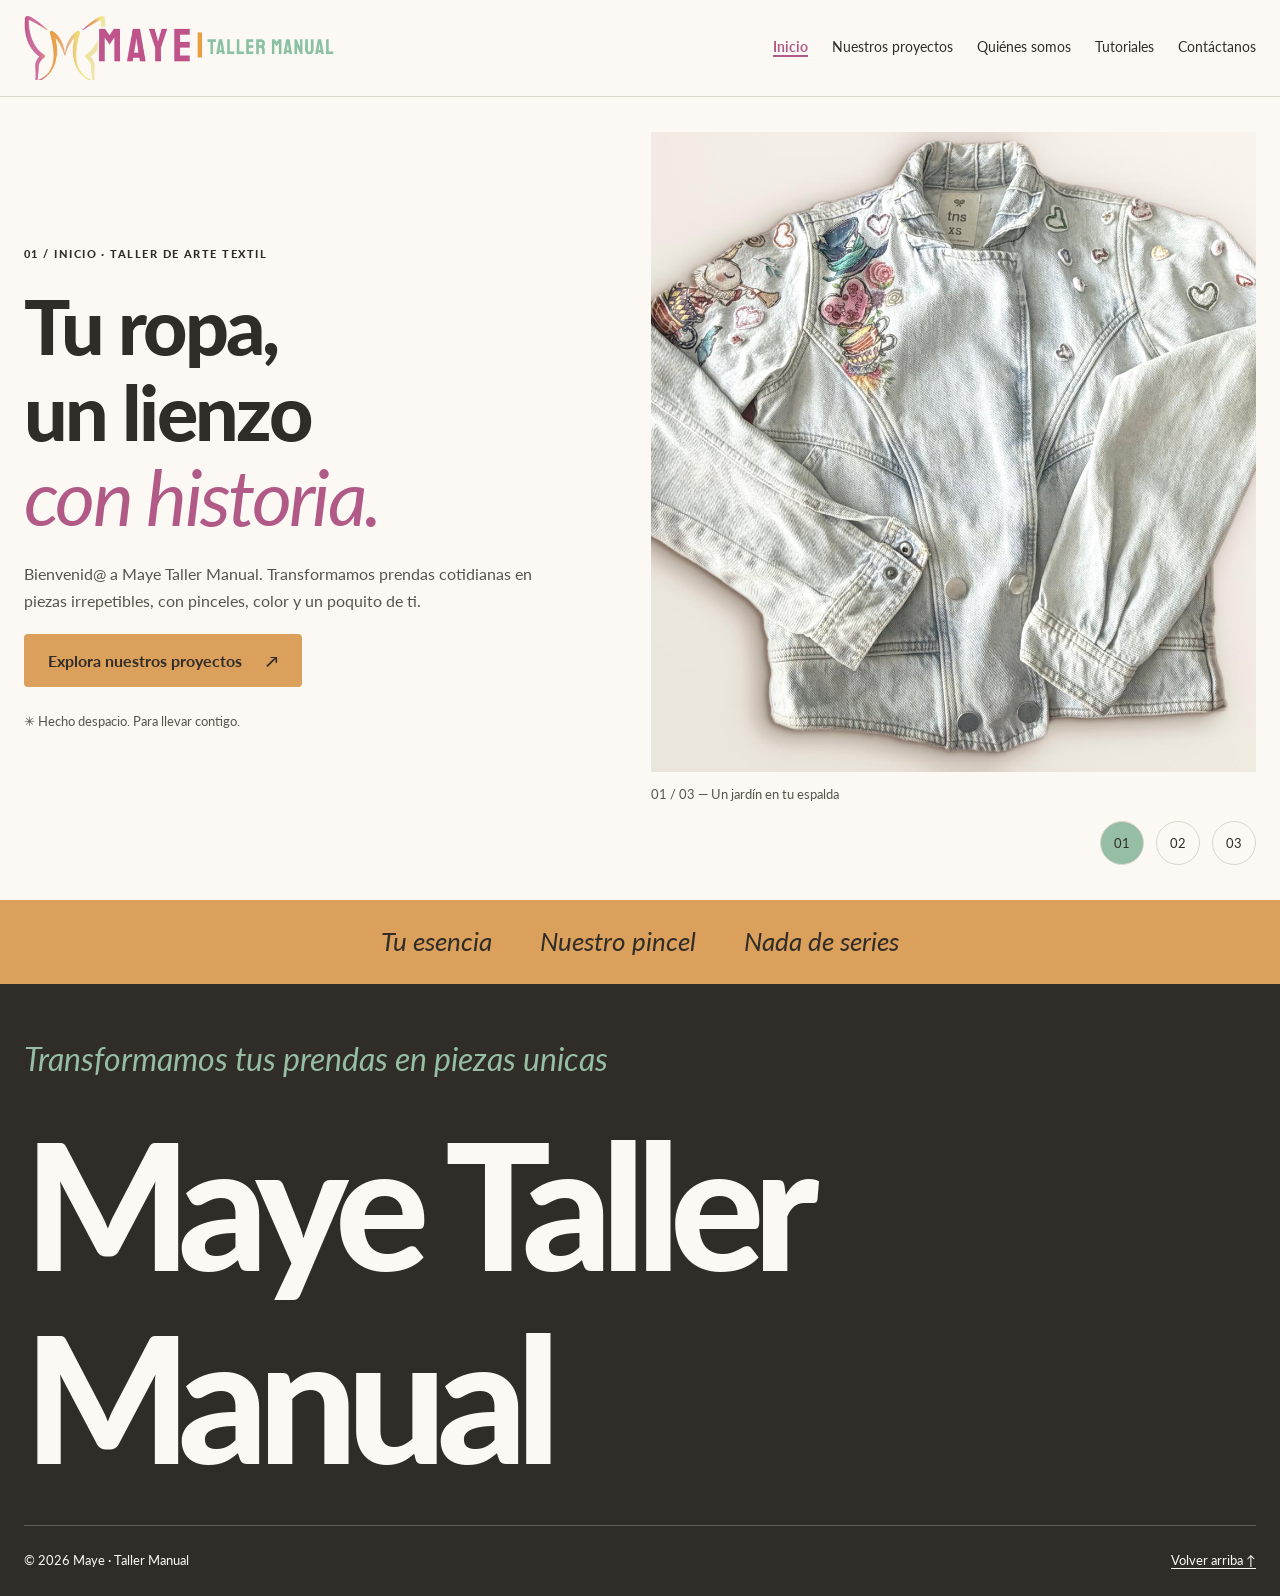
<file: index.html>
<!DOCTYPE html>
<html lang="es">
<head>
  <meta charset="UTF-8">
  <meta name="viewport" content="width=device-width, initial-scale=1">
  <meta name="description" content="Trazo vivo: prendas pintadas a mano, proyectos únicos y técnicas de pintura textil.">
  <title>Maye · Taller Manual</title>

  <link rel="preconnect" href="https://fonts.googleapis.com">
  <link rel="preconnect" href="https://fonts.gstatic.com" crossorigin>
  <link
    href="https://fonts.googleapis.com/css2?family=Lato:ital,wght@0,400;0,700;0,900;1,400&display=swap"
    rel="stylesheet"
  >
  <link rel="stylesheet" href="CSS/Base.css">
  <link rel="stylesheet" href="CSS/Inicio.css">
</head>

<body id="top">
  <a class="skip-link" href="#contenido">Saltar al contenido</a>

  <header class="header">
    <div class="container navigation">
      <a href="index.html" class="brand">
        <img src="IMG/Mayelogo.png" alt="Maye Taller Manual" class="brand-logo">
      </a>
 

      <nav aria-label="Menú principal">
        <a href="index.html" aria-current="page">Inicio</a>
        <a href="proyectos.html">Nuestros proyectos</a>
        <a href="nosotros.html">Quiénes somos</a>
        <a href="tutoriales.html">Tutoriales</a>
        <a href="contactos.html">Contáctanos</a>
      </nav>
    </div>
  </header>

  <main id="contenido">
    <section id="inicio" class="section">
      <div class="container hero">
        <div>
          <p class="eyebrow">01 / Inicio · Taller de arte textil</p>
          <h1>Tu ropa,<br>un lienzo<br><em>con historia.</em></h1>

          <p class="intro">
            Bienvenid@ a Maye Taller Manual. Transformamos prendas cotidianas
            en piezas irrepetibles, con pinceles, color y un poquito de ti.
          </p>

          <a class="button" href="proyectos.html">
            Explora nuestros proyectos <span aria-hidden="true">↗</span>
          </a>

          <p class="small">✳ Hecho despacio. Para llevar contigo.</p>
        </div>

        <div class="carousel" role="region" aria-label="Prendas pintadas a mano">
          <div class="slides" tabindex="0" aria-label="Galería desplazable">
            <figure id="prenda-1" class="slide">
              <img
                src="IMG/Foto1.jpeg"
                alt="Chaqueta de mezclilla pintada a mano con amapolas y hojas"
                width="900" height="1000"
                fetchpriority="high"
              >
              <figcaption>01 / 03 — Un jardín en tu espalda</figcaption>
            </figure>

            <figure id="prenda-2" class="slide">
              <img
                src="IMG/Foto2.jpeg"
                alt="Camiseta de algodón con trazos abstractos en azul"
                width="900" height="1000"
                loading="lazy"
              >
              <figcaption>02 / 03 — Un verano azul</figcaption>
            </figure>

            <figure id="prenda-3" class="slide">
              <img
                src="IMG/Foto3.jpeg"
                alt="Pantalón de mezclilla decorado con ramas pintadas"
                width="900" height="1000"
                loading="lazy"
              >
              <figcaption>03 / 03 — Raíces en movimiento</figcaption>
            </figure>
          </div>

          <div class="carousel-links" aria-label="Elegir imagen">
            <a href="#prenda-1" aria-label="Ver imagen 1">01</a>
            <a href="#prenda-2" aria-label="Ver imagen 2">02</a>
            <a href="#prenda-3" aria-label="Ver imagen 3">03</a>
          </div>
        </div>
      </div>
    </section>

    <div class="manifesto">
      <span>Tu esencia</span>
      <span>Nuestro pincel</span>
      <span>Nada de series</span>
    </div>
  </main>

  <footer class="footer">
    <div class="container">
      <p class="footer-tagline">Transformamos tus prendas en piezas unicas</p>
      <p class="footer-brand">Maye Taller Manual</p>

      <div class="footer-bottom">
        <p>© 2026 Maye · Taller Manual</p>
        <a href="#top">Volver arriba ↑</a>
      </div>
    </div>
  </footer>

  <script src="JS/Carrusel.js" defer></script>
</body>
</html>
</file>
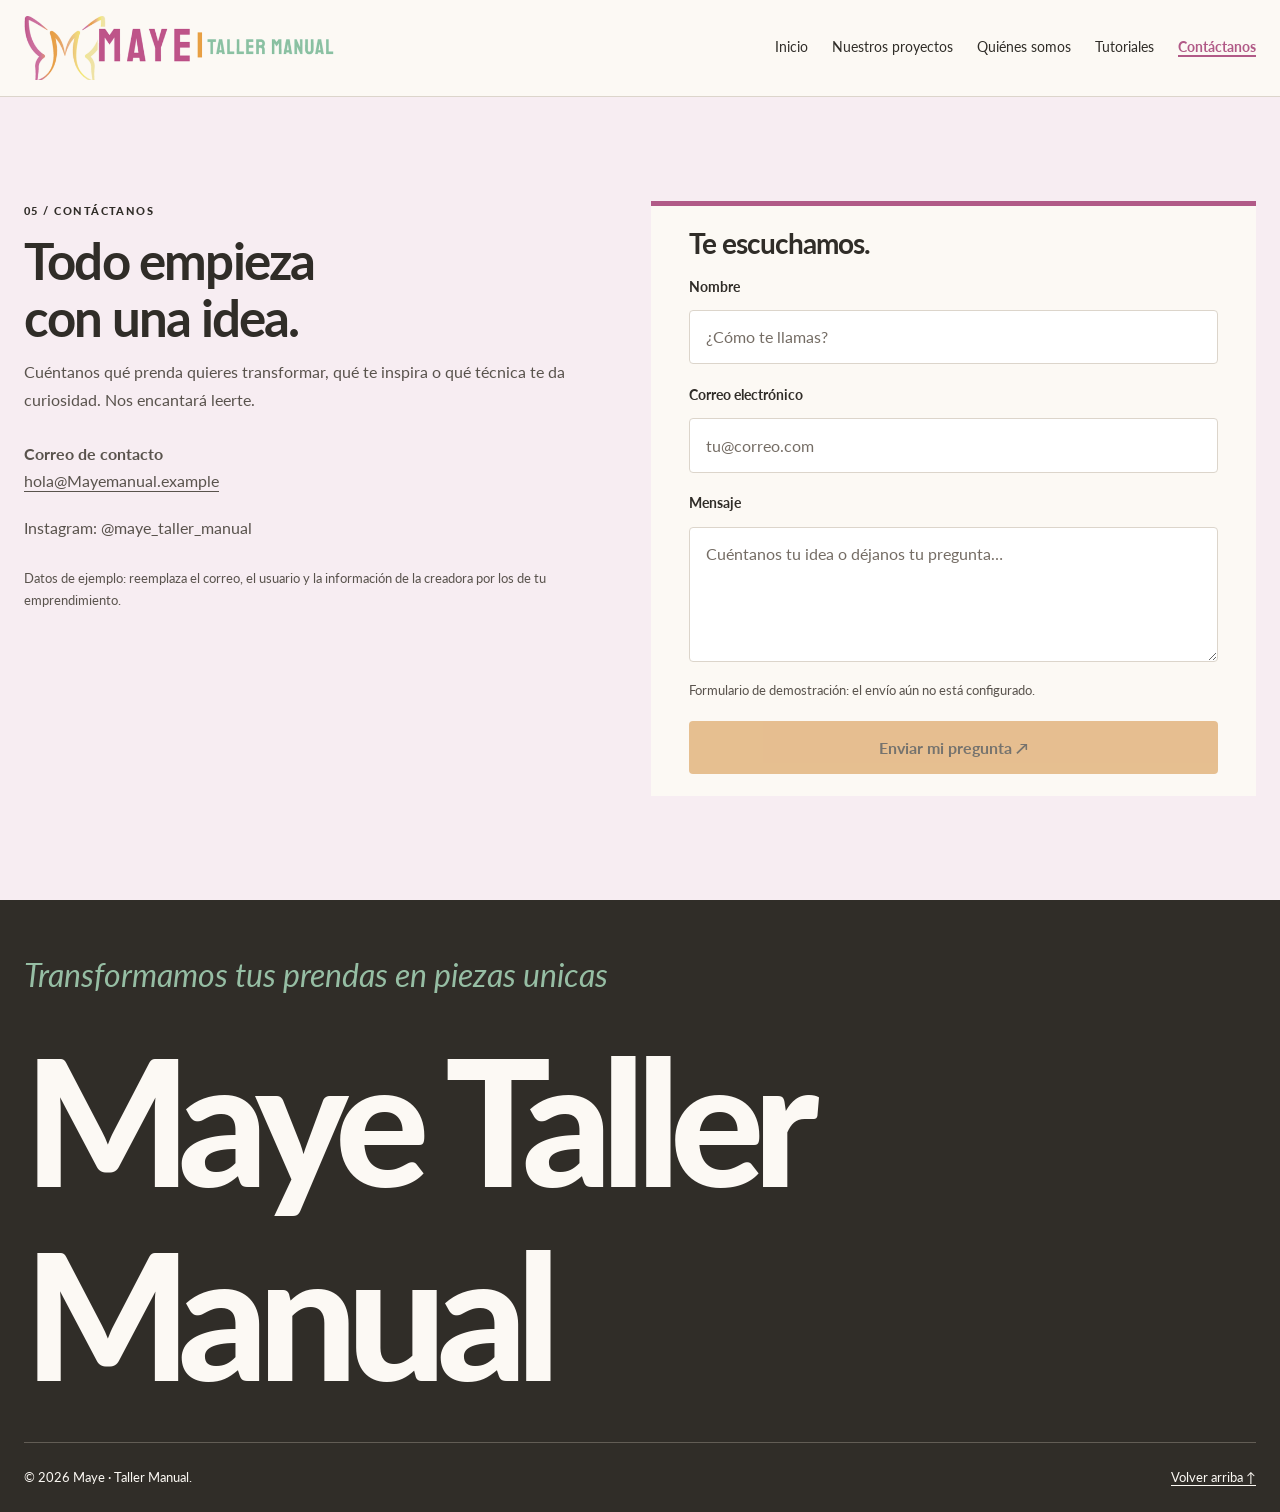
<file: contactos.html>
<!DOCTYPE html>
<html lang="es">
<head>
  <meta charset="UTF-8">
  <meta name="viewport" content="width=device-width, initial-scale=1">
  <meta name="description" content="Cuéntanos qué prenda quieres transformar y hagamos juntos una pieza única.">
  <title>Contáctanos · Maye Taller Manual</title>

  <link rel="preconnect" href="https://fonts.googleapis.com">
  <link rel="preconnect" href="https://fonts.gstatic.com" crossorigin>
  <link
    href="https://fonts.googleapis.com/css2?family=Lato:ital,wght@0,400;0,700;0,900;1,400&display=swap"
    rel="stylesheet"
  >
  <link rel="stylesheet" href="CSS/Base.css">
  <link rel="stylesheet" href="CSS/Contactos.css">
</head>

<body id="top">
  <a class="skip-link" href="#contenido">Saltar al contenido</a>

  <header class="header">
    <div class="container navigation">
      <a href="index.html" class="brand">
        <img src="IMG/Mayelogo.png" alt="Maye Taller Manual" class="brand-logo">
      </a>
 

      <nav aria-label="Menú principal">
        <a href="index.html">Inicio</a>
        <a href="proyectos.html">Nuestros proyectos</a>
        <a href="nosotros.html">Quiénes somos</a>
        <a href="tutoriales.html">Tutoriales</a>
        <a href="contactos.html" aria-current="page">Contáctanos</a>
      </nav>
    </div>
  </header>

  <main id="contenido">
    <section id="contacto" class="section section-contact">
      <div class="container contact">
        <div>
          <p class="eyebrow">05 / Contáctanos</p>
          <h1>Todo empieza<br>con una idea.</h1>

          <p>
            Cuéntanos qué prenda quieres transformar, qué te inspira o
            qué técnica te da curiosidad. Nos encantará leerte.
          </p>

          <address>
            <p>
              <strong>Correo de contacto</strong><br>
              <a href="mailto:hola@trazovivo.example">
                hola@Mayemanual.example
              </a>
            </p>
            <p>Instagram: @maye_taller_manual</p>
          </address>

          <p class="small">
            Datos de ejemplo: reemplaza el correo, el usuario y la
            información de la creadora por los de tu emprendimiento.
          </p>
        </div>

        <!-- Sustituye action por la URL real de tu servicio de envío.
             Después, retira disabled del botón. -->
        <form class="contact-form" action="#" method="post">
          <h2>Te escuchamos.</h2>

          <label for="nombre">Nombre</label>
          <input
            id="nombre" name="nombre" type="text"
            autocomplete="name" placeholder="¿Cómo te llamas?"
            maxlength="100" required
          >

          <label for="correo">Correo electrónico</label>
          <input
            id="correo" name="correo" type="email"
            autocomplete="email" placeholder="tu@correo.com"
            required
          >

          <label for="mensaje">Mensaje</label>
          <textarea
            id="mensaje" name="mensaje" rows="6"
            placeholder="Cuéntanos tu idea o déjanos tu pregunta…"
            maxlength="5000" required
          ></textarea>

          <p id="form-help" class="small">
            Formulario de demostración: el envío aún no está configurado.
          </p>

          <button
            class="button" type="submit"
            aria-describedby="form-help" disabled
          >
            Enviar mi pregunta ↗
          </button>
        </form>
      </div>
    </section>
  </main>

  <footer class="footer">
    <div class="container">
      <p class="footer-tagline">Transformamos tus prendas en piezas unicas</p>
      <p class="footer-brand">Maye Taller Manual</p>

      <div class="footer-bottom">
        <p>© 2026 Maye · Taller Manual.</p>
        <a href="#top">Volver arriba ↑</a>
      </div>
    </div>
  </footer>
</body>
</html>
</file>
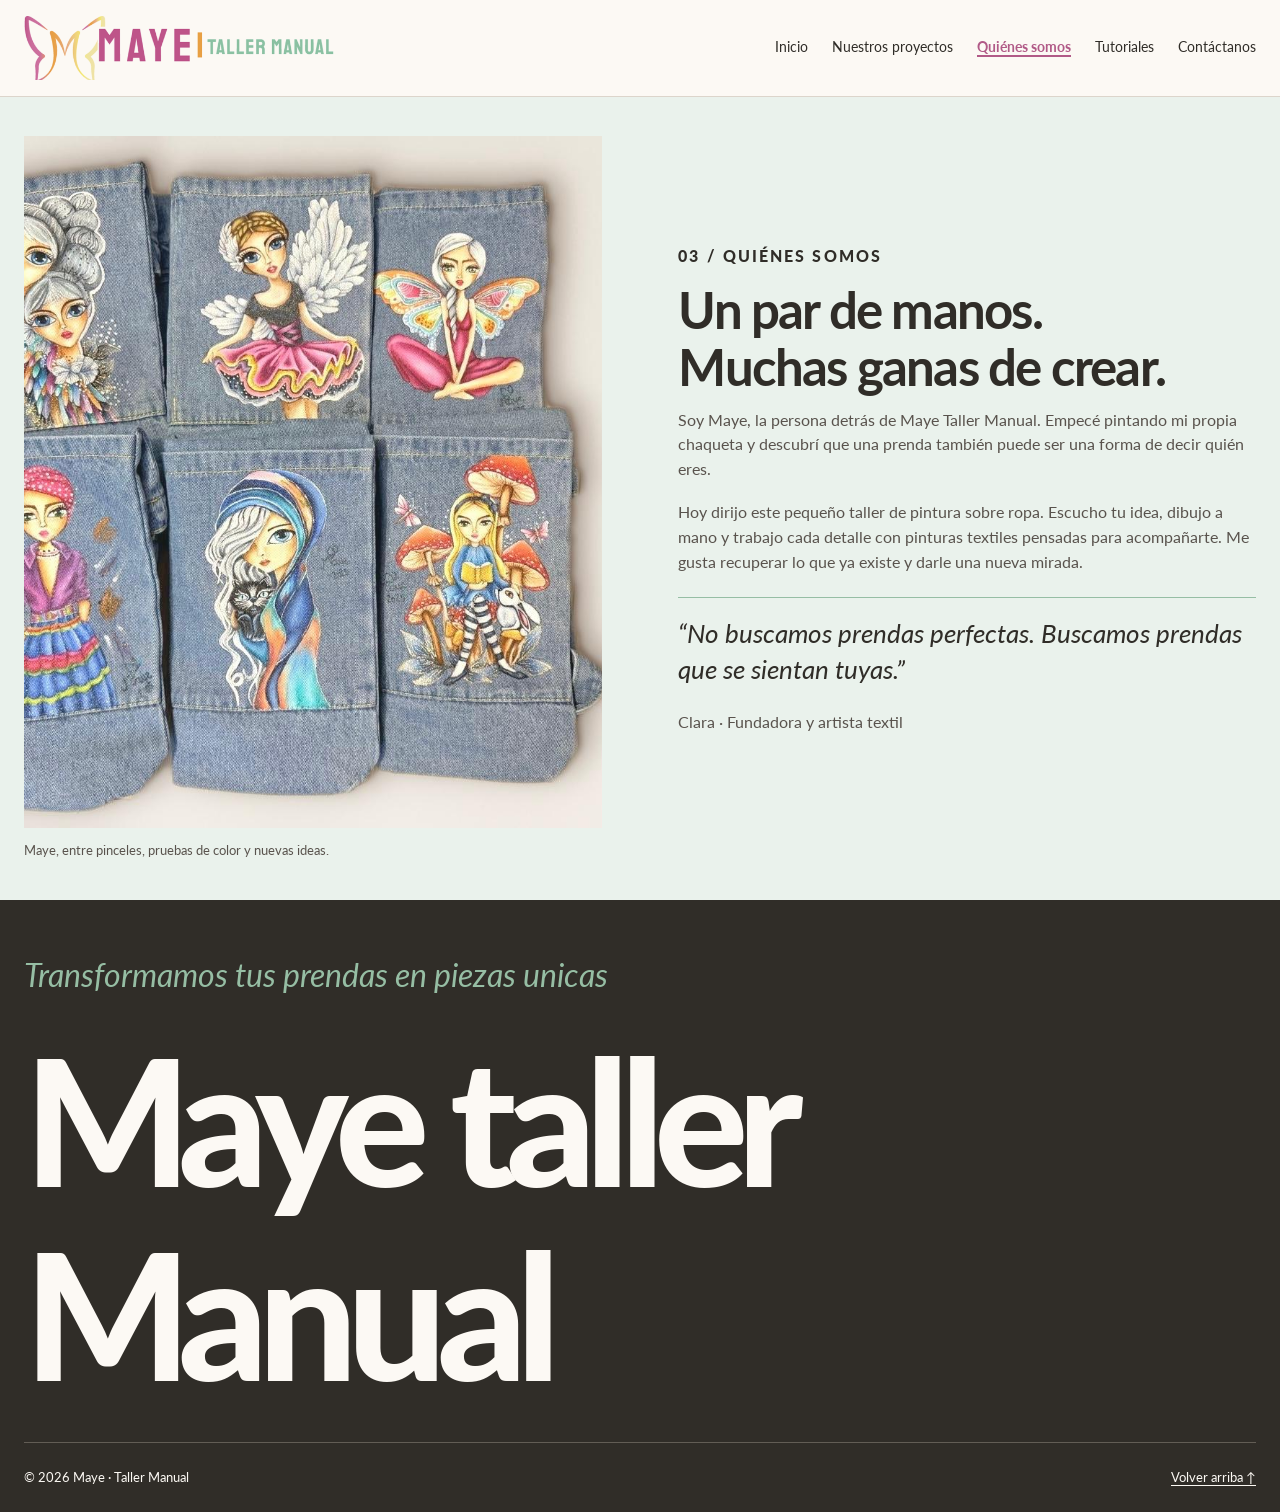
<file: nosotros.html>
<!DOCTYPE html>
<html lang="es">
<head>
  <meta charset="UTF-8">
  <meta name="viewport" content="width=device-width, initial-scale=1">
  <meta name="description" content="Conoce a Clara, la artista textil detrás de Trazo vivo.">
  <title>Quiénes somos · Maye Taller Manual</title>

  <link rel="preconnect" href="https://fonts.googleapis.com">
  <link rel="preconnect" href="https://fonts.gstatic.com" crossorigin>
  <link
    href="https://fonts.googleapis.com/css2?family=Lato:ital,wght@0,400;0,700;0,900;1,400&display=swap"
    rel="stylesheet"
  >
  <link rel="stylesheet" href="CSS/Base.css">
  <link rel="stylesheet" href="CSS/Nosotros.css">
</head>

<body id="top">
  <a class="skip-link" href="#contenido">Saltar al contenido</a>

  <header class="header">
    <div class="container navigation">
      <a href="index.html" class="brand">
        <img src="IMG/Mayelogo.png" alt="Maye Taller Manual" class="brand-logo">
      </a>
 

      <nav aria-label="Menú principal">
        <a href="index.html">Inicio</a>
        <a href="proyectos.html">Nuestros proyectos</a>
        <a href="nosotros.html" aria-current="page">Quiénes somos</a>
        <a href="tutoriales.html">Tutoriales</a>
        <a href="contactos.html">Contáctanos</a>
      </nav>
    </div>
  </header>

  <main id="contenido">
    <section id="nosotros" class="section section-green">
      <div class="container about">
        <figure>
          <img
            src="IMG/Foto4.jpeg"
            alt="Clara trabajando en su mesa de pintura textil"
            width="900" height="1000" fetchpriority="high"
          >
          <figcaption>
            Maye, entre pinceles, pruebas de color y nuevas ideas.
          </figcaption>
        </figure>

        <div>
          <p class="eyebrow">03 / Quiénes somos</p>
          <h1>Un par de manos.<br>Muchas ganas de crear.</h1>

          <p>
            Soy Maye, la persona detrás de Maye Taller Manual. Empecé pintando mi
            propia chaqueta y descubrí que una prenda también puede ser
            una forma de decir quién eres.
          </p>

          <p>
            Hoy dirijo este pequeño taller de pintura sobre ropa.
            Escucho tu idea, dibujo a mano y trabajo cada detalle con
            pinturas textiles pensadas para acompañarte. Me gusta
            recuperar lo que ya existe y darle una nueva mirada.
          </p>

          <blockquote>
            “No buscamos prendas perfectas. Buscamos prendas
            que se sientan tuyas.”
          </blockquote>

          <p class="small">Clara · Fundadora y artista textil</p>
        </div>
      </div>
    </section>
  </main>

  <footer class="footer">
    <div class="container">
      <p class="footer-tagline">Transformamos tus prendas en piezas unicas</p>
      <p class="footer-brand">Maye taller Manual</p>

      <div class="footer-bottom">
        <p>© 2026 Maye · Taller Manual </p>
        <a href="#top">Volver arriba ↑</a>
      </div>
    </div>
  </footer>
</body>
</html>
</file>
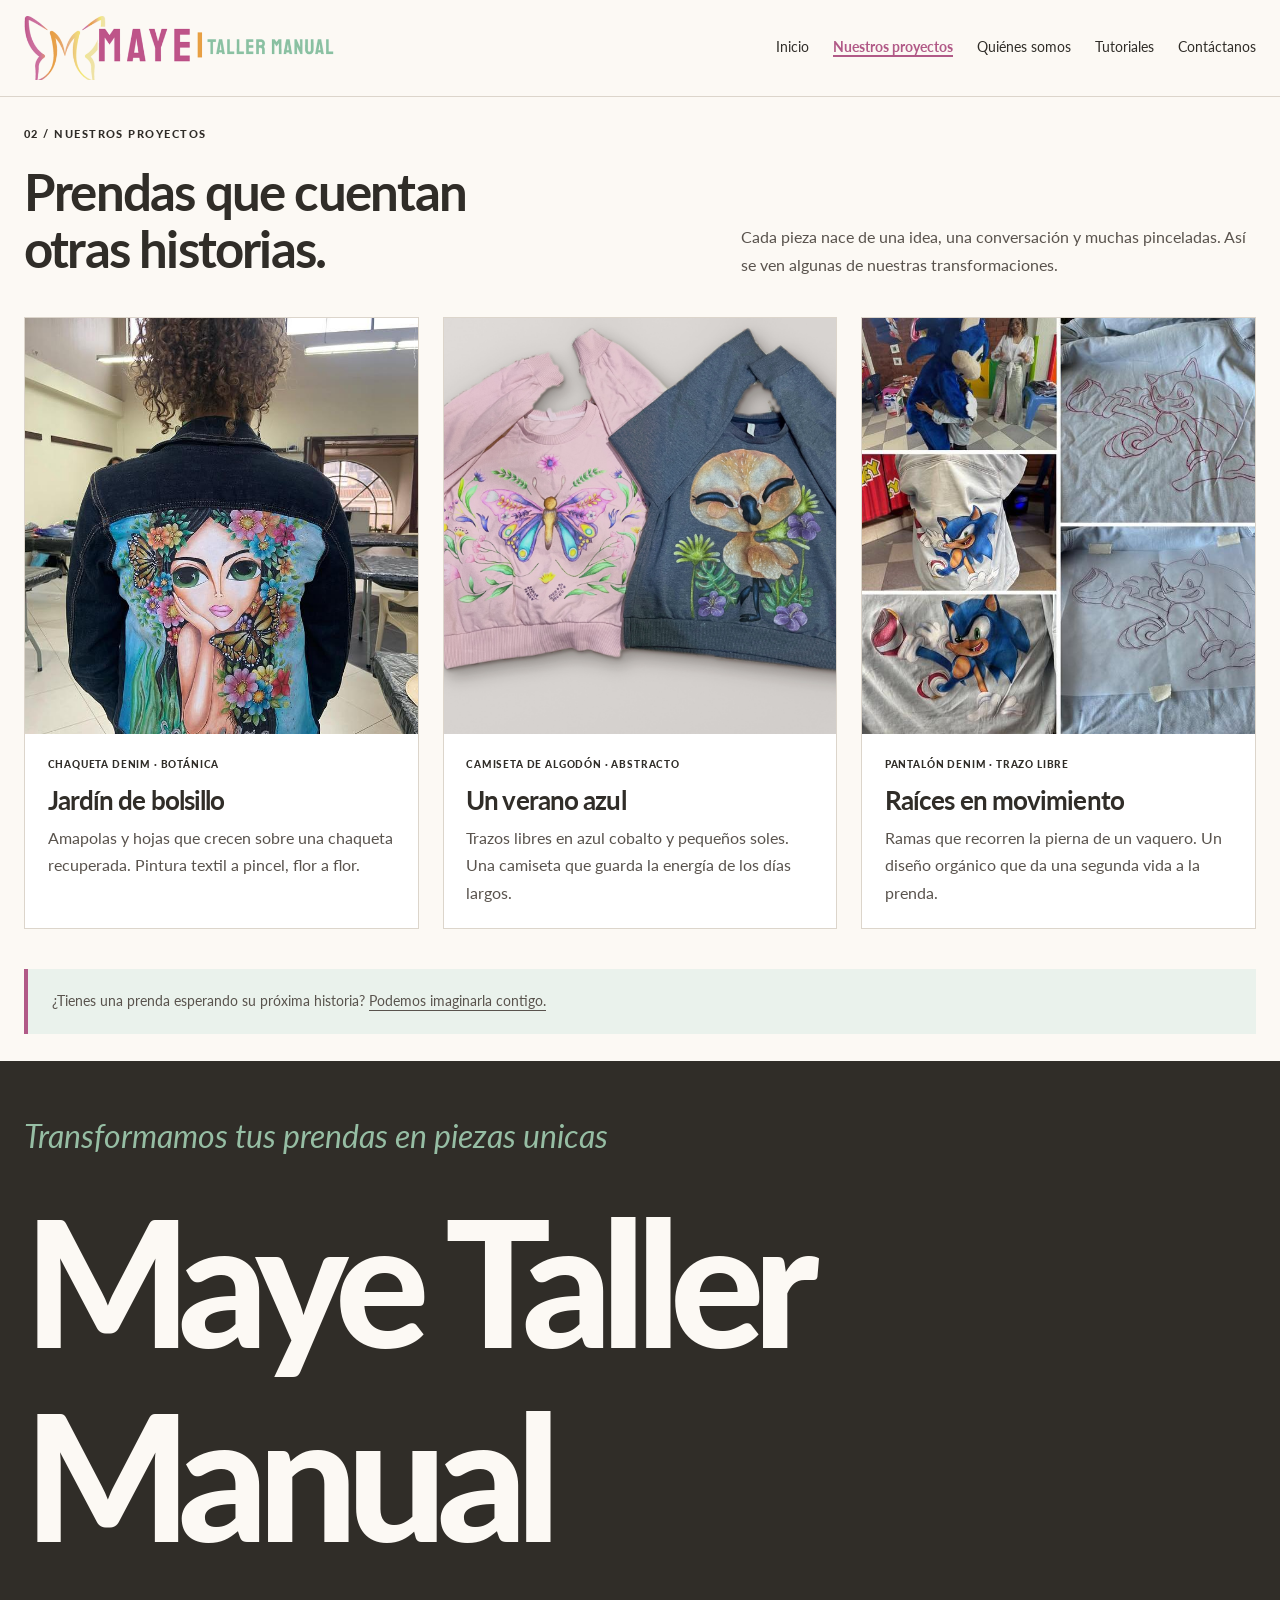
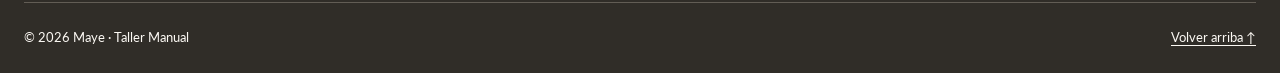
<file: proyectos.html>
<!DOCTYPE html>
<html lang="es">
<head>
  <meta charset="UTF-8">
  <meta name="viewport" content="width=device-width, initial-scale=1">
  <meta name="description" content="Prendas pintadas a mano: chaquetas, camisetas y pantalones convertidos en piezas únicas.">
  <title>Nuestros proyectos · Maye Taller Manual</title>

  <link rel="preconnect" href="https://fonts.googleapis.com">
  <link rel="preconnect" href="https://fonts.gstatic.com" crossorigin>
  <link
    href="https://fonts.googleapis.com/css2?family=Lato:ital,wght@0,400;0,700;0,900;1,400&display=swap"
    rel="stylesheet"
  >
  <link rel="stylesheet" href="CSS/Base.css">
  <link rel="stylesheet" href="CSS/Proyectos.css">
</head>

<body id="top">
  <a class="skip-link" href="#contenido">Saltar al contenido</a>

  <header class="header">
    <div class="container navigation">
      <a href="index.html" class="brand">
        <img src="IMG/Mayelogo.png" alt="Maye Taller Manual" class="brand-logo">
      </a>

      <nav aria-label="Menú principal">
        <a href="index.html">Inicio</a>
        <a href="proyectos.html" aria-current="page">Nuestros proyectos</a>
        <a href="nosotros.html">Quiénes somos</a>
        <a href="tutoriales.html">Tutoriales</a>
        <a href="contactos.html">Contáctanos</a>
      </nav>
    </div>
  </header>

  <main id="contenido">
    <section id="proyectos" class="section">
      <div class="container">
        <p class="eyebrow">02 / Nuestros proyectos</p>

        <div class="section-heading">
          <h1>Prendas que cuentan<br>otras historias.</h1>
          <p>
            Cada pieza nace de una idea, una conversación y muchas pinceladas.
            Así se ven algunas de nuestras transformaciones.
          </p>
        </div>

        <div class="cards">
          <article class="project">
            <img
              src="IMG/proye1.jpeg"
              alt="Detalle de flores pintadas en una chaqueta"
              width="700" height="800" loading="lazy"
            >
            <div class="card-body">
              <p class="eyebrow">Chaqueta denim · Botánica</p>
              <h3>Jardín de bolsillo</h3>
              <p>
                Amapolas y hojas que crecen sobre una chaqueta recuperada.
                Pintura textil a pincel, flor a flor.
              </p>
            </div>
          </article>

          <article class="project">
            <img
              src="IMG/Foto5.jpeg"
              alt="Camiseta con composición abstracta pintada a mano"
              width="700" height="800" loading="lazy"
            >
            <div class="card-body">
              <p class="eyebrow">Camiseta de algodón · Abstracto</p>
              <h3>Un verano azul</h3>
              <p>
                Trazos libres en azul cobalto y pequeños soles.
                Una camiseta que guarda la energía de los días largos.
              </p>
            </div>
          </article>

          <article class="project">
            <img
              src="IMG/proye3.jpeg"
              alt="Ramas pintadas sobre la pierna de un pantalón"
              width="700" height="800" loading="lazy"
            >
            <div class="card-body">
              <p class="eyebrow">Pantalón denim · Trazo libre</p>
              <h3>Raíces en movimiento</h3>
              <p>
                Ramas que recorren la pierna de un vaquero.
                Un diseño orgánico que da una segunda vida a la prenda.
              </p>
            </div>
          </article>
        </div>

        <p class="note">
          ¿Tienes una prenda esperando su próxima historia?
          <a href="contactos.html">Podemos imaginarla contigo.</a>
        </p>
      </div>
    </section>
  </main>

  <footer class="footer">
    <div class="container">
      <p class="footer-tagline">Transformamos tus prendas en piezas unicas</p>
      <p class="footer-brand">Maye Taller Manual</p>

      <div class="footer-bottom">
        <p>© 2026 Maye · Taller Manual </p>
        <a href="#top">Volver arriba ↑</a>
      </div>
    </div>
  </footer>
</body>
</html>
</file>
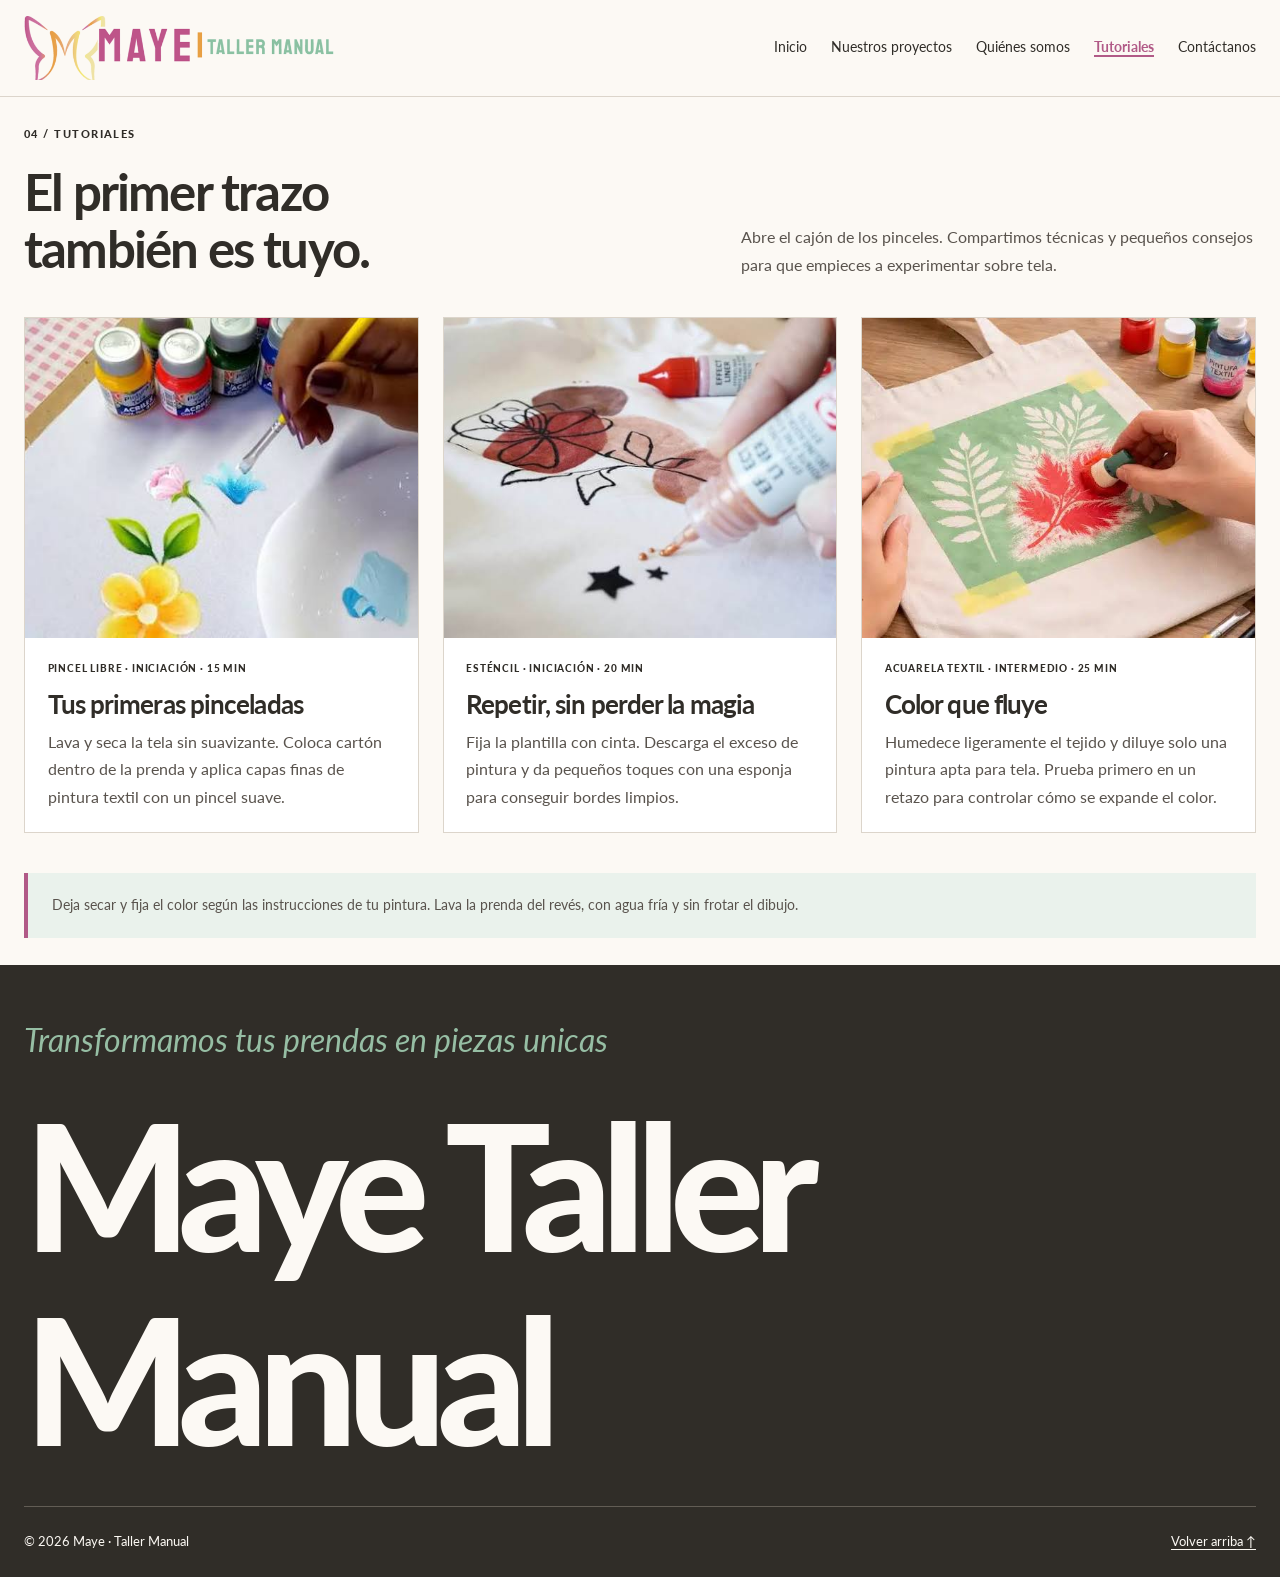
<file: tutoriales.html>
<!DOCTYPE html>
<html lang="es">
<head>
  <meta charset="UTF-8">
  <meta name="viewport" content="width=device-width, initial-scale=1">
  <meta name="description" content="Técnicas y consejos de pintura textil para empezar a experimentar sobre tela.">
  <title>Tutoriales · Maye Taller Manual</title>

  <link rel="preconnect" href="https://fonts.googleapis.com">
  <link rel="preconnect" href="https://fonts.gstatic.com" crossorigin>
  <link
    href="https://fonts.googleapis.com/css2?family=Lato:ital,wght@0,400;0,700;0,900;1,400&display=swap"
    rel="stylesheet"
  >
  <link rel="stylesheet" href="CSS/Base.css">
  <link rel="stylesheet" href="CSS/Tutoriales.css">
</head>

<body id="top">
  <a class="skip-link" href="#contenido">Saltar al contenido</a>

  <header class="header">
    <div class="container navigation">
      <a href="index.html" class="brand">
        <img src="IMG/Mayelogo.png" alt="Maye Taller Manual" class="brand-logo">
      </a>
 

      <nav aria-label="Menú principal">
        <a href="index.html">Inicio</a>
        <a href="proyectos.html">Nuestros proyectos</a>
        <a href="nosotros.html">Quiénes somos</a>
        <a href="tutoriales.html" aria-current="page">Tutoriales</a>
        <a href="contactos.html">Contáctanos</a>
      </nav>
    </div>
  </header>

  <main id="contenido">
    <section id="tutoriales" class="section">
      <div class="container">
        <p class="eyebrow">04 / Tutoriales</p>

        <div class="section-heading">
          <h1>El primer trazo<br>también es tuyo.</h1>
          <p>
            Abre el cajón de los pinceles. Compartimos técnicas y pequeños
            consejos para que empieces a experimentar sobre tela.
          </p>
        </div>

        <div class="cards">
          <article class="tutorial">
            <img
              src="IMG/Tuto1.jpg"
              alt="Pintura sobre tela con pincel"
              width="700" height="500" loading="lazy"
            >
            <div class="card-body">
              <p class="eyebrow">Pincel libre · Iniciación · 15 min</p>
              <h3>Tus primeras pinceladas</h3>
              <p>
                Lava y seca la tela sin suavizante. Coloca cartón dentro de
                la prenda y aplica capas finas de pintura textil con un
                pincel suave.
              </p>
            </div>
          </article>

          <article class="tutorial">
            <img
              src="IMG/Tuto2.jpg"
              alt="Aplicación de pintura textil con una plantilla"
              width="700" height="500" loading="lazy"
            >
            <div class="card-body">
              <p class="eyebrow">Esténcil · Iniciación · 20 min</p>
              <h3>Repetir, sin perder la magia</h3>
              <p>
                Fija la plantilla con cinta. Descarga el exceso de pintura
                y da pequeños toques con una esponja para conseguir
                bordes limpios.
              </p>
            </div>
          </article>

          <article class="tutorial">
            <img
              src="IMG/Tuto3.jpg"
              alt="Colores diluidos extendiéndose sobre una tela"
              width="700" height="500" loading="lazy"
            >
            <div class="card-body">
              <p class="eyebrow">Acuarela textil · Intermedio · 25 min</p>
              <h3>Color que fluye</h3>
              <p>
                Humedece ligeramente el tejido y diluye solo una pintura
                apta para tela. Prueba primero en un retazo para controlar
                cómo se expande el color.
              </p>
            </div>
          </article>
        </div>

        <p class="note">
          Deja secar y fija el color según las instrucciones de tu pintura.
          Lava la prenda del revés, con agua fría y sin frotar el dibujo.
        </p>
      </div>
    </section>
  </main>

  <footer class="footer">
    <div class="container">
      <p class="footer-tagline">Transformamos tus prendas en piezas unicas</p>
      <p class="footer-brand">Maye Taller Manual</p>

      <div class="footer-bottom">
        <p>© 2026 Maye · Taller Manual</p>
        <a href="#top">Volver arriba ↑</a>
      </div>
    </div>
  </footer>
</body>
</html>
</file>
<file: CSS/Base.css>
/* ==========================================================
   base.css · Estilos compartidos por todas las páginas
   (variables, tipografía, menú, botones, tarjetas y footer)
   ========================================================== */

:root {
  --ocre: #DBA05B;
  --rosa: #B15A87;
  --verde: #96BEA4;

  --papel: #FCF9F4;
  --tinta: #302D28;
  --texto: #59534D;
  --borde: #DCD5CB;
  --verde-suave: #EAF2EC;
  --rosa-suave: #F7EDF2;

  /* Alto del menú: se usa para que cada página quepa en la pantalla */
  --alto-menu: 6rem;
}

* {
  box-sizing: border-box;
}

html {
  scroll-behavior: smooth;
  scroll-padding-top: 7rem;
}

body {
  margin: 0;
  background: var(--papel);
  color: var(--tinta);
  font-family: "Lato", sans-serif;
  line-height: 1.7;
}

img {
  display: block;
  width: 100%;
  height: auto;
  object-fit: cover;
  background: var(--verde-suave);
}

figure,
blockquote {
  margin: 0;
}

a {
  color: inherit;
  text-underline-offset: 0.25em;
}

a,
button,
input,
textarea {
  -webkit-tap-highlight-color: transparent;
}

:focus-visible {
  outline: 3px solid var(--rosa);
  outline-offset: 5px;
}

.container {
  width: min(100% - 3rem, 1296px);
  margin-inline: auto;
}

.section {
  padding-block: clamp(3.5rem, 7vw, 6rem);
}

h1,
h2,
h3 {
  margin: 0 0 1.25rem;
  line-height: 1.12;
  letter-spacing: -0.035em;
  overflow-wrap: break-word;
}

/* Título principal de cada página (h1 y h2 comparten tamaño;
   el h1 grande de la portada se define en inicio.css) */
h1,
h2 {
  font-size: clamp(2.2rem, 4vw, 3.75rem);
}

h3 {
  font-size: clamp(1.4rem, 2.2vw, 1.9rem);
}

p {
  margin: 0 0 1.25rem;
  color: var(--texto);
}

.eyebrow {
  margin-bottom: 1.25rem;
  color: var(--tinta);
  font-size: 0.7rem;
  font-weight: 900;
  letter-spacing: 0.13em;
  text-transform: uppercase;
}

.small,
figcaption {
  font-size: 0.8rem;
  color: var(--texto);
}

figcaption {
  padding-top: 0.75rem;
}

.skip-link {
  position: fixed;
  top: 1rem;
  left: 1rem;
  z-index: 100;
  padding: 0.75rem 1rem;
  background: var(--tinta);
  color: white;
  transform: translateY(-200%);
}

.skip-link:focus {
  transform: translateY(0);
}

/* Cabecera y navegación */

.header {
  position: sticky;
  top: 0;
  z-index: 20;
  background: var(--papel);
  border-bottom: 1px solid var(--borde);
}

.navigation {
  display: flex;
  align-items: center;
  justify-content: space-between;
  gap: 1.5rem;
  min-height: 6rem;
}

.brand {
  flex-shrink: 0;
  font-size: 1.8rem;
  font-weight: 900;
  letter-spacing: -0.06em;
  text-decoration: none;
}

.brand span {
  color: var(--rosa);
}

/* Logo en PNG dentro del menú: tamaño fijo, sin fondo */
.brand img {
  display: block;
  width: auto;
  height: 4rem;
  max-width: 100%;
  background: transparent;
  object-fit: contain;
}

nav {
  display: flex;
  align-items: center;
  justify-content: flex-end;
  flex-wrap: wrap;
  gap: 0.5rem 1.5rem;
}

nav a {
  padding-block: 0.6rem;
  font-size: 0.85rem;
  text-decoration: none;
}

nav a:hover {
  color: var(--rosa);
  text-decoration: underline;
}

/* Página activa en el menú */
nav a[aria-current="page"] {
  color: var(--rosa);
  font-weight: 700;
  text-decoration: underline;
  text-decoration-thickness: 2px;
}

/* Botones */

.button {
  display: inline-flex;
  align-items: center;
  justify-content: center;
  gap: 1.5rem;
  min-height: 3.25rem;
  padding: 0.8rem 1.5rem;
  border: 0;
  border-radius: 0.25rem;
  background: var(--ocre);
  color: var(--tinta);
  font: inherit;
  font-weight: 700;
  text-decoration: none;
  cursor: pointer;
}

.button:hover:not(:disabled) {
  background: var(--verde);
}

.button:disabled {
  cursor: not-allowed;
  opacity: 0.65;
}

/* Encabezado de sección, rejilla de tarjetas y nota
   (usados en Proyectos y Tutoriales) */

.section-heading > * {
  min-width: 0;
}

.section-heading {
  display: grid;
  grid-template-columns: 1.3fr 1fr;
  align-items: end;
  gap: 3rem;
  margin-bottom: clamp(1rem, 3vh, 3rem);
}

.section-heading h1 {
  margin-bottom: 0.75rem;
  font-size: clamp(2rem, min(4vw, 6vh), 3.75rem);
}

.section-heading p {
  margin-bottom: 0.75rem;
}

/* Páginas interiores: menos espacio arriba y abajo para que el
   contenido principal se vea completo al abrir la página */
#proyectos.section,
#tutoriales.section,
#nosotros.section,
#contacto.section {
  padding-block: clamp(1rem, 3vh, 2.5rem);
}

#nosotros.section,
#contacto.section {
  display: flex;
  align-items: center;
  min-height: calc(100svh - var(--alto-menu) - 1px);
}

.cards {
  display: grid;
  grid-template-columns: repeat(3, minmax(0, 1fr));
  gap: 1.5rem;
}

.note {
  margin: 2.5rem 0 0;
  padding: 1.25rem 1.5rem;
  border-left: 4px solid var(--rosa);
  background: var(--verde-suave);
  font-size: 0.9rem;
}

/* Pie de página */

.footer {
  padding-block: 3rem 1.5rem;
  background: var(--tinta);
  color: var(--papel);
}

.footer-tagline {
  color: var(--verde);
  font-size: clamp(1.3rem, 3vw, 2rem);
  font-style: italic;
}

.footer-brand {
  margin-bottom: 2rem;
  color: var(--papel);
  font-size: clamp(3rem, 14vw, 11rem);
  font-weight: 900;
  letter-spacing: -0.06em;
  line-height: 1.1;
}

.footer-bottom {
  display: flex;
  align-items: center;
  justify-content: space-between;
  flex-wrap: wrap;
  gap: 1rem;
  padding-top: 1.5rem;
  border-top: 1px solid #625D55;
  font-size: 0.8rem;
}

.footer-bottom p {
  margin: 0;
  color: var(--papel);
}

/* Tablet */

@media (max-width: 1000px) {
  :root {
    --alto-menu: 9rem;
  }

  .navigation {
    flex-direction: column;
    align-items: flex-start;
    gap: 0.25rem;
    padding-block: 1rem;
  }

  nav {
    justify-content: flex-start;
  }

  html {
    scroll-padding-top: 10rem;
  }

  .cards {
    gap: 1rem;
  }
}

/* Móvil */

@media (max-width: 700px) {
  .container {
    width: min(100% - 2rem, 36rem);
  }

  .header {
    position: static;
  }

  html {
    scroll-padding-top: 1rem;
  }

  .brand {
    font-size: 1.7rem;
  }

  .brand img {
    height: 3.25rem;
  }

  nav {
    gap: 0.25rem 1rem;
  }

  nav a {
    font-size: 0.8rem;
  }

  .section-heading,
  .cards {
    grid-template-columns: 1fr;
  }

  .section-heading {
    gap: 0.5rem;
    margin-bottom: 2rem;
  }

  #nosotros.section,
  #contacto.section {
    min-height: 0;
    padding-block: 2rem 3rem;
  }

  .cards {
    gap: 2.5rem;
  }

  .footer-bottom {
    align-items: flex-start;
    flex-direction: column;
  }
}

@media (prefers-reduced-motion: reduce) {
  html {
    scroll-behavior: auto;
  }
}
</file>
<file: CSS/Inicio.css>
/* ==========================================================
   inicio.css · Página de inicio (index.html)
   ========================================================== */

/* La portada ocupa la pantalla visible menos el menú, centrada en vertical */
#inicio.section {
  display: flex;
  align-items: center;
  min-height: calc(100svh - var(--alto-menu) - 1px);
  padding-block: clamp(1rem, 3vh, 2.5rem);
}

.hero {
  display: grid;
  grid-template-columns: 1fr 1.1fr;
  align-items: center;
  gap: clamp(2rem, 6vw, 5.5rem);
}

.hero > * {
  min-width: 0;
}

.hero h1 {
  font-size: clamp(2.5rem, min(6.3vw, 8.5vh), 5.75rem);
  font-weight: 900;
}

.hero h1 em {
  color: var(--rosa);
  font-weight: 400;
}

.intro {
  max-width: 33rem;
}

.hero .small {
  margin-top: 1.5rem;
}

/* Carrusel (js/carrusel.js mueve las imágenes sin recargar la página) */

.carousel {
  min-width: 0;
}

.slides {
  display: flex;
  overflow-x: auto;
  scroll-snap-type: x mandatory;
  scroll-behavior: smooth;
  scrollbar-width: thin;
  scrollbar-color: var(--rosa) var(--rosa-suave);
}

.slide {
  flex: 0 0 100%;
  min-width: 0;
  scroll-snap-align: start;
}

.slide img {
  /* pantalla - menú - márgenes - leyenda y botones del carrusel */
  height: clamp(16rem, calc(100svh - var(--alto-menu) - 9rem), 40rem);
  aspect-ratio: auto;
}

.carousel-links {
  display: flex;
  justify-content: flex-end;
  gap: 0.75rem;
  margin-top: 1rem;
}

.carousel-links a {
  display: grid;
  place-items: center;
  width: 2.75rem;
  height: 2.75rem;
  border: 1px solid var(--borde);
  border-radius: 50%;
  font-size: 0.8rem;
  text-decoration: none;
}

.carousel-links a:hover,
.carousel-links a[aria-current="true"] {
  background: var(--verde);
}

.manifesto {
  display: flex;
  justify-content: center;
  flex-wrap: wrap;
  gap: 1rem 3rem;
  padding: 1.25rem 1.5rem;
  background: var(--ocre);
  font-size: clamp(1rem, 2vw, 1.6rem);
  font-style: italic;
}

@media (max-width: 1000px) {
  .hero {
    gap: 2rem;
  }
}

@media (max-width: 700px) {
  /* En móvil el texto y el carrusel se apilan y se desplaza hacia abajo */
  #inicio.section {
    min-height: 0;
    padding-block: 2rem 3rem;
  }

  .hero {
    grid-template-columns: 1fr;
    gap: 2rem;
  }

  .hero h1 {
    font-size: clamp(2.5rem, 12vw, 3.5rem);
  }

  .slide img {
    height: auto;
    aspect-ratio: 4 / 3;
  }

  .hero .button {
    width: 100%;
  }

  .manifesto {
    gap: 0.5rem 1.25rem;
  }
}

@media (prefers-reduced-motion: reduce) {
  .slides {
    scroll-behavior: auto;
  }
}
</file>
<file: CSS/Contactos.css>
/* ==========================================================
   contacto.css · Contáctanos (contacto.html)
   ========================================================== */

.section-contact {
  background: var(--rosa-suave);
}

.contact {
  display: grid;
  grid-template-columns: 1fr 1.1fr;
  align-items: start;
  gap: clamp(2rem, 6vw, 5rem);
}

.contact > * {
  min-width: 0;
}

.contact h1 {
  margin-bottom: 0.75rem;
  font-size: clamp(2rem, min(4vw, 6vh), 3.75rem);
}

.contact .eyebrow {
  margin-bottom: 0.75rem;
}

address {
  margin-block: clamp(1rem, 3vh, 2rem);
  font-style: normal;
  overflow-wrap: anywhere;
}

.contact-form {
  display: grid;
  gap: clamp(0.35rem, 1.2vh, 0.75rem);
  padding: clamp(1rem, 2.5vh, 2.5rem) clamp(1.25rem, 3vw, 2.5rem);
  background: var(--papel);
  border-top: 5px solid var(--rosa);
}

.contact-form h2 {
  margin-bottom: 0.25rem;
  font-size: clamp(1.4rem, 2.2vw, 1.9rem);
}

label {
  font-size: 0.9rem;
  font-weight: 700;
}

input,
textarea {
  width: 100%;
  min-width: 0;
  margin-bottom: 0.5rem;
  padding: clamp(0.5rem, 1.4vh, 0.9rem) 1rem;
  border: 1px solid var(--borde);
  border-radius: 0.25rem;
  background: white;
  color: var(--tinta);
  font: inherit;
  font-size: 1rem;
}

textarea {
  resize: vertical;
  height: clamp(5rem, 15vh, 10rem);
  min-height: 5rem;
}

::placeholder {
  color: #756D65;
  opacity: 1;
}

.contact-form .small {
  margin: 0 0 0.5rem;
}

@media (max-width: 700px) {
  .contact {
    grid-template-columns: 1fr;
    gap: 2.5rem;
  }

  .contact-form .button {
    width: 100%;
  }
}
</file>
<file: CSS/Nosotros.css>
/* ==========================================================
   nosotros.css · Quiénes somos (nosotros.html)
   ========================================================== */

.section-green {
  background: var(--verde-suave);
}

.about {
  display: grid;
  grid-template-columns: 1fr 1fr;
  align-items: center;
  gap: clamp(2rem, 6vw, 5rem);
}

.about > * {
  min-width: 0;
}

.about h1 {
  margin-bottom: 0.75rem;
  font-size: clamp(2rem, min(4vw, 6vh), 3.75rem);
}

.about p {
  margin-bottom: clamp(0.6rem, 2vh, 1.25rem);
  font-size: clamp(0.9rem, 2.3vh, 1rem);
  line-height: 1.55;
}

.about .eyebrow {
  margin-bottom: 0.75rem;
}

.about img {
  /* pantalla - menú - márgenes y leyenda */
  height: clamp(16rem, calc(100svh - var(--alto-menu) - 7rem), 44rem);
  aspect-ratio: auto;
}

blockquote {
  margin-block: clamp(0.75rem, 2.5vh, 1.75rem);
  padding-top: clamp(0.75rem, 2vh, 1.5rem);
  border-top: 1px solid var(--verde);
  font-size: clamp(1.05rem, 3vh, 1.6rem);
  font-style: italic;
  line-height: 1.4;
}

@media (max-width: 700px) {
  .about {
    grid-template-columns: 1fr;
    gap: 2.5rem;
  }

  .about img {
    height: auto;
    aspect-ratio: 4 / 3;
  }

  .about p {
    font-size: 1rem;
  }
}
</file>
<file: CSS/Proyectos.css>
/* ==========================================================
   proyectos.css · Nuestros proyectos (proyectos.html)
   ========================================================== */

/* Tarjeta */
.project {
  background: white;
  border: 1px solid var(--borde);
}

.project img {
  /* pantalla - menú - encabezado y texto de la tarjeta */
  height: clamp(9rem, calc(100svh - var(--alto-menu, 6rem) - 24rem), 26rem);
  aspect-ratio: auto;
}

/* Texto de la tarjeta */
.card-body {
  padding: clamp(1rem, 2.5vh, 1.5rem);
}

.card-body p:last-child {
  margin-bottom: 0;
}

.card-body .eyebrow {
  margin-bottom: 0.75rem;
  font-size: 0.65rem;
  letter-spacing: 0.08em;
}

.card-body h3 {
  margin-bottom: 0.6rem;
  font-size: clamp(1.2rem, 3.2vh, 1.6rem);
}

@media (max-width: 1000px) {
  .card-body {
    padding: 1.1rem;
  }
}

@media (max-width: 700px) {
  .project img {
    height: auto;
    aspect-ratio: 4 / 3;
  }
}
</file>
<file: CSS/Tutoriales.css>
/* ==========================================================
   tutoriales.css · Tutoriales (tutoriales.html)
   ========================================================== */

.tutorial {
  background: white;
  border: 1px solid var(--borde);
}

.tutorial img {
  /* pantalla - menú - encabezado y texto de la tarjeta */
  height: clamp(8rem, calc(100svh - var(--alto-menu) - 24rem), 20rem);
  aspect-ratio: auto;
}

.tutorial h3 {
  margin-bottom: 0.6rem;
  font-size: clamp(1.2rem, 3.2vh, 1.6rem);
}

.tutorial .eyebrow {
  margin-bottom: 0.75rem;
  font-size: 0.65rem;
  letter-spacing: 0.08em;
}

.card-body {
  padding: clamp(1rem, 2.5vh, 1.5rem);
}

.card-body p:last-child {
  margin-bottom: 0;
}

@media (max-width: 1000px) {
  .card-body {
    padding: 1.1rem;
  }
}

@media (max-width: 700px) {
  .tutorial img {
    height: auto;
    aspect-ratio: 1.45;
  }
}
</file>
